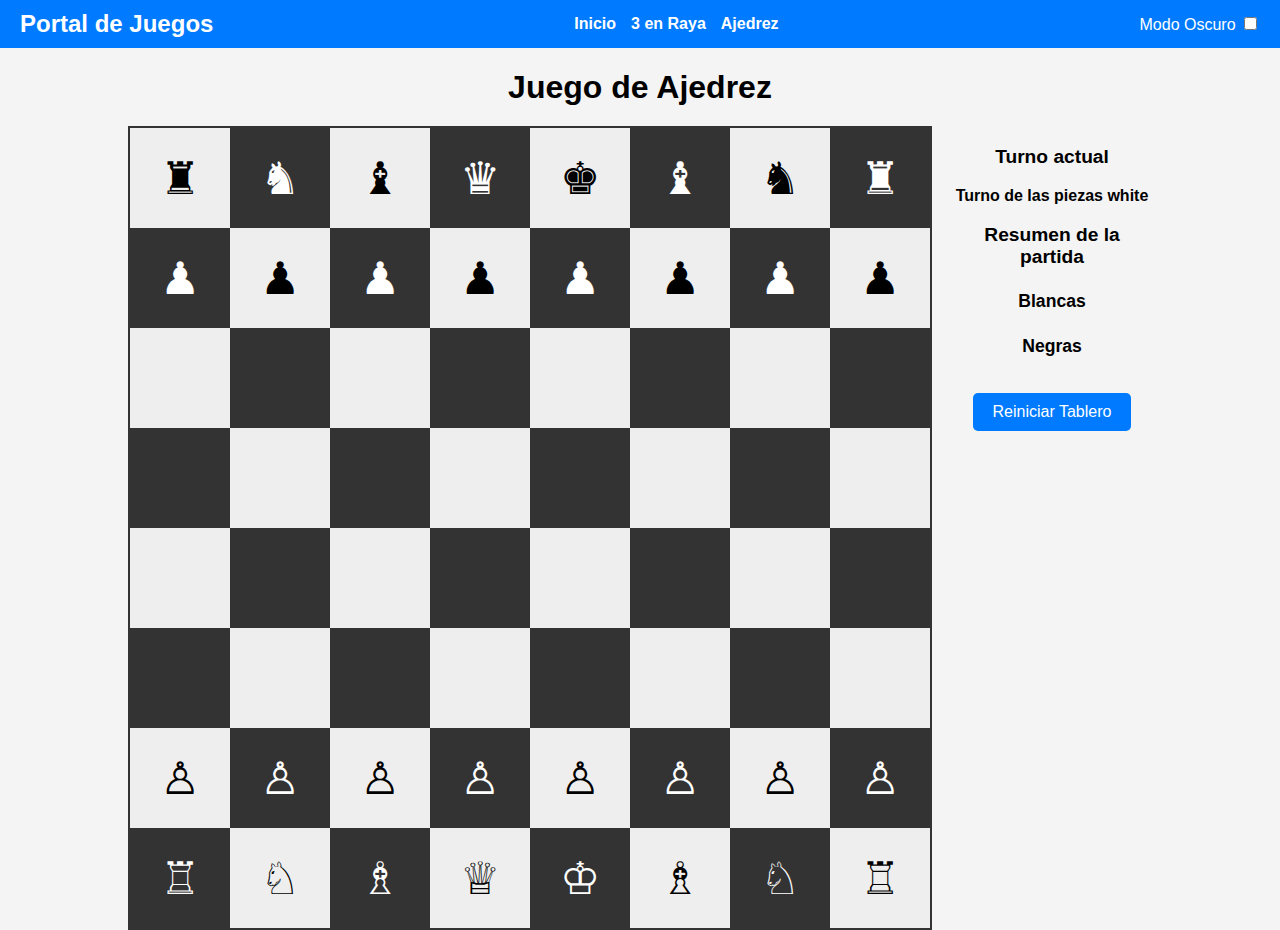
<file: chess.html>
<!DOCTYPE html>
<html lang="en">
<head>
  <meta charset="UTF-8">
  <meta name="viewport" content="width=device-width, initial-scale=1.0">
  <title>Ajedrez</title>
  <link rel="stylesheet" href="style-chess.css">
</head>
<body>
    <header>
        <div class="logo">Portal de Juegos</div>
        <nav class="menu">
          <a href="index.html">Inicio</a>
          <a href="tictactoe.html">3 en Raya</a>
          <a href="chess.html">Ajedrez</a>
        </nav>
        <div class="theme-toggle">
            <label for="themeSwitch">Modo Oscuro</label>
            <input type="checkbox" id="themeSwitch">
        </div>
    </header>
  <h1>Juego de Ajedrez</h1>
  
  <!-- Contenedor del tablero y el resumen -->
  <div class="game-container">
    <!-- Tablero -->
    <div class="board" id="board"></div>

    <!-- Resumen de la partida -->
    <div class="summary" id="summary">
         <!-- Indicador de turno -->
      <h3>Turno actual</h3>
      <div class="message" id="message"></div>
      <h3>Resumen de la partida</h3>
      <div id="captured-by-white">
        <h4>Blancas</h4>
        <ul></ul>
      </div>
      <div id="captured-by-black">
        <h4>Negras</h4>
        <ul></ul>
    </div>
    <!-- Botón de reinicio -->
    <button id="resetButton">Reiniciar Tablero</button>
  </div>
    </div>
  </div>

  <!-- Modal para jaque -->
  <div id="check-modal" class="modal">
    <div class="modal-content">
      <span id="close-modal" class="close">&times;</span>
      <p id="modal-message">¡Jaque al rey!</p>
    </div>
  </div>

 
  <!-- Archivo JavaScript -->
  <script src="chess.js"></script>
</body>
</html>
</file>
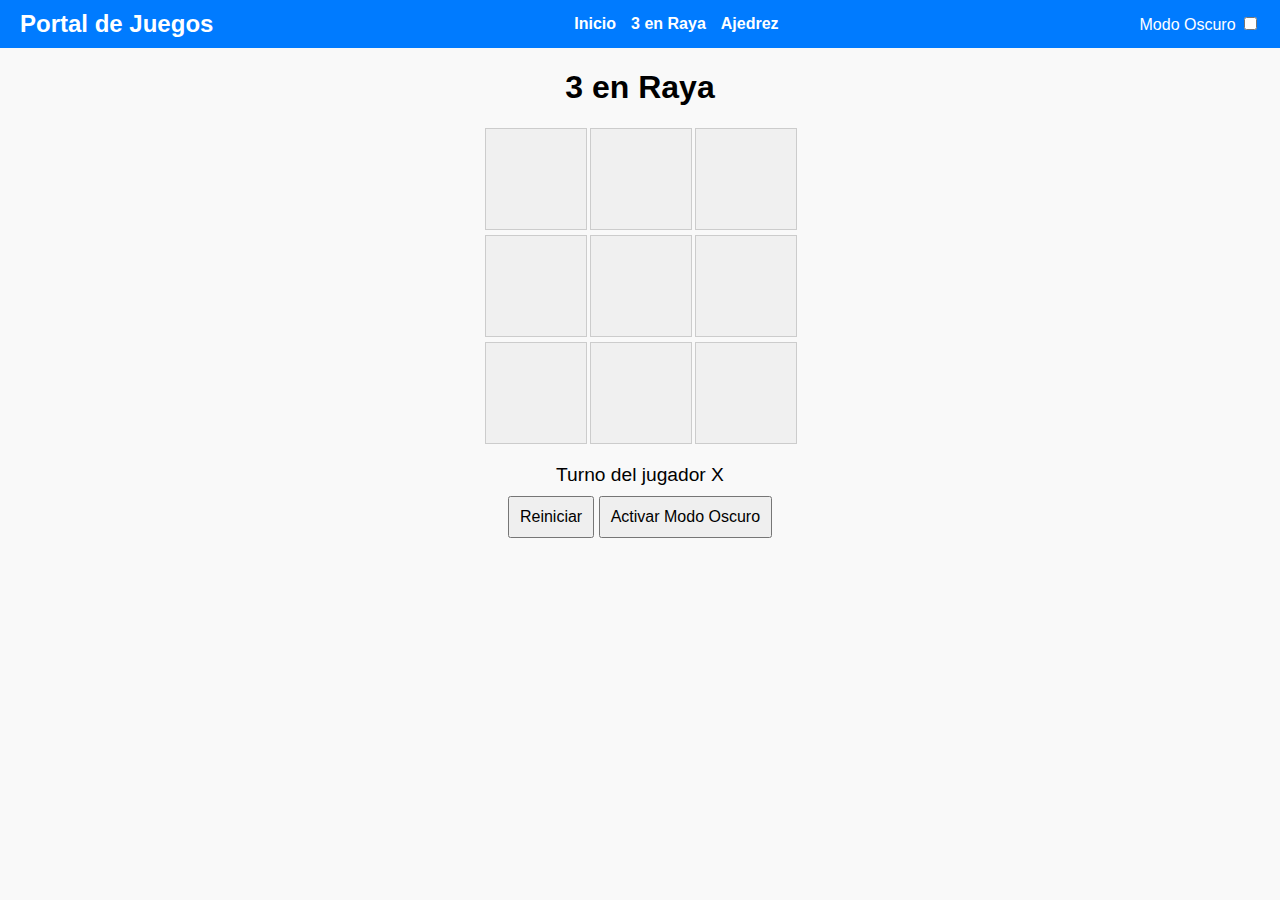
<file: tictactoe.html>
<!DOCTYPE html>
<html lang="en">
<head>
  <meta charset="UTF-8">
  <meta name="viewport" content="width=device-width, initial-scale=1.0">
  <title>3 en Raya</title>
  <style>
    :root {
      --background-color: #f9f9f9;
      --text-color: #000;
      --cell-background: #f0f0f0;
      --cell-border: #ccc;
      --x-color: blue;
      --o-color: red;
    }
  
    body {
      font-family: Arial, sans-serif;
      text-align: center;
      /* display: flex; */
      flex-direction: column;
      /* justify-content: center; */
      /* align-items: center; */
      height: 100vh;
      margin: 0;
      background-color: var(--background-color);
      color: var(--text-color);
    }
  
    .board {
      text-align: center;
      display: grid;
      grid-template-columns: repeat(3, 100px);
      grid-gap: 5px;
      margin: 20px auto;

      justify-content: center; 
      align-items: center;
    }
  
    .cell {
      width: 100px;
      height: 100px;
      background: var(--cell-background);
      display: flex;
      align-items: center;
      justify-content: center;
      font-size: 2em;
      cursor: pointer;
      border: 1px solid var(--cell-border);
    }
  
    .cell.taken {
      cursor: not-allowed;
      color: #555;
    }
  
    .message {
      margin-top: 20px;
      font-size: 1.2em;
    }
  
    button {
      margin-top: 10px;
      padding: 10px 10px;
      font-size: 1em;
      justify-content: center; 
      align-items: center;
    }
  
    .cell.x {
      color: var(--x-color);
      font-weight: bold;
    }
  
    .cell.o {
      color: var(--o-color);
      font-weight: bold;
    }
  
    /* Modo oscuro */
    .dark-mode {
      --background-color: #1a1a1a;
      --text-color: #fff;
      --cell-background: #333;
      --cell-border: #555;
      --x-color: #4d94ff;
      --o-color: #ff4d4d;
    }  


      /* Header */
  header {
    display: flex;
    justify-content: space-between;
    align-items: center;
    background-color: var(--header-background);
    color: var(--header-text);
    padding: 10px 20px;
    background-color: #007BFF;
    color: white;
       
}

.menu {
    display: flex;
    gap: 15px;
}

.menu a {
    color: var(--header-text);
    text-decoration: none;
    font-weight: bold;
}

  /* header {
    background-color: #007BFF;
    color: white;
    padding: 10px 20px;
    position: fixed;
    top: 0;
    width: 100%;
    z-index: 1000;
    display: flex;
    justify-content: space-between;
    align-items: center;
    box-shadow: 0 2px 5px rgba(0, 0, 0, 0.1);
  } */
  
  header .logo {
    font-size: 1.5em;
    font-weight: bold;
  }
  
  nav {
    display: flex;
    flex-wrap: wrap;
    gap: 10px;
    justify-content: center;
  }
  
  nav a {
    text-decoration: none;
    color: white;
    font-size: 1em;
    transition: color 0.3s;
  }
  
  nav a:hover {
    color: #FFD700;
  }

  </style>
</head>
<body>
    <header>
        <div class="logo">Portal de Juegos</div>
        <nav class="menu">
          <a href="index.html">Inicio</a>
          <a href="tictactoe.html">3 en Raya</a>
          <a href="chess.html">Ajedrez</a>
        </nav>
        <div class="theme-toggle">
            <label for="themeSwitch">Modo Oscuro</label>
            <input type="checkbox" id="themeSwitch">
        </div>
    </header>
  <h1>3 en Raya</h1>
  <div class="board" id="board"></div>
  <div class="message" id="message"></div>
  <button onclick="resetGame()">Reiniciar</button>
  <button id="darkModeToggle">Activar Modo Oscuro</button>

  
  <script>
    const boardElement = document.getElementById('board');
    const messageElement = document.getElementById('message');
    let board = Array(9).fill(null);
    let currentPlayer = 'X';
    let gameActive = true;

    function createBoard() {
      boardElement.innerHTML = '';
      board.forEach((cell, index) => {
        const cellElement = document.createElement('div');
        cellElement.classList.add('cell');
        cellElement.dataset.index = index;
        cellElement.innerText = cell || '';
        cellElement.addEventListener('click', handleCellClick);
        boardElement.appendChild(cellElement);
      });
    }

    function handleCellClick(event) {
  const index = event.target.dataset.index;
  if (board[index] || !gameActive) return;

  board[index] = currentPlayer;
  event.target.innerText = currentPlayer;

  // Añade la clase para el color
  event.target.classList.add('taken', currentPlayer.toLowerCase());

  if (checkWin()) {
    messageElement.innerText = `¡Jugador ${currentPlayer} gana!`;
    gameActive = false;
    return;
  }

  if (board.every(cell => cell)) {
    messageElement.innerText = '¡Es un empate!';
    gameActive = false;
    return;
  }

  currentPlayer = currentPlayer === 'X' ? 'O' : 'X';
  messageElement.innerText = `Turno del jugador ${currentPlayer}`;
}


    function checkWin() {
      const winningCombinations = [
        [0, 1, 2],
        [3, 4, 5],
        [6, 7, 8],
        [0, 3, 6],
        [1, 4, 7],
        [2, 5, 8],
        [0, 4, 8],
        [2, 4, 6]
      ];

      return winningCombinations.some(combination => 
        combination.every(index => board[index] === currentPlayer)
      );
    }

    function resetGame() {
      board = Array(9).fill(null);
      currentPlayer = 'X';
      gameActive = true;
      messageElement.innerText = `Turno del jugador ${currentPlayer}`;
      createBoard();
    }

    createBoard();
    messageElement.innerText = `Turno del jugador ${currentPlayer}`;
    const darkModeToggle = document.getElementById('darkModeToggle');
darkModeToggle.addEventListener('click', toggleDarkMode);

function toggleDarkMode() {
  document.body.classList.toggle('dark-mode');
  const isDarkMode = document.body.classList.contains('dark-mode');
  darkModeToggle.innerText = isDarkMode ? 'Desactivar Modo Oscuro' : 'Activar Modo Oscuro';
}

  </script>
</body>
</html>
</file>
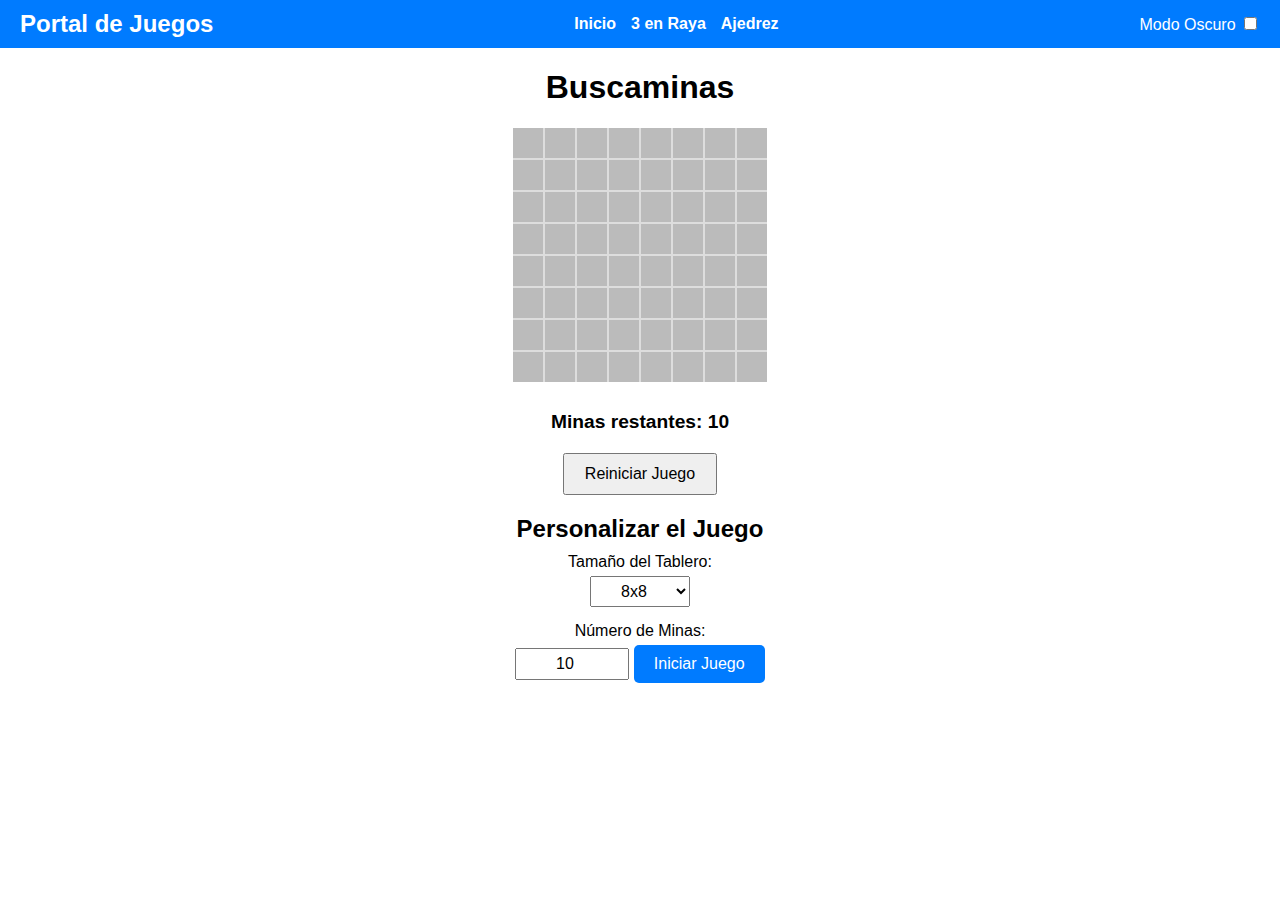
<file: buscaminas/buscaminas.html>
<!DOCTYPE html>
<html lang="en">
<head>
  <meta charset="UTF-8">
  <meta name="viewport" content="width=device-width, initial-scale=1.0">
  <title>Buscaminas</title>
  <link rel="stylesheet" href="style-buscaminas.css">
</head>
<body>
    <header>
        <div class="logo">Portal de Juegos</div>
        <nav class="menu">
          <a href="../index.html">Inicio</a>
          <a href="../tictactoe/tictactoe.html">3 en Raya</a>
          <a href="../chess/chess.html">Ajedrez</a>
        </nav>
        <div class="theme-toggle">
            <label for="themeSwitch">Modo Oscuro</label>
            <input type="checkbox" id="themeSwitch">
        </div>
    </header>
  <h1>Buscaminas</h1>
  <div class="game-container">
    <div id="board"></div>
    <div class="info-panel">
      <p id="mines-counter">Minas restantes: 10</p>
      <button id="resetButton">Reiniciar Juego</button>
    </div>
  </div>
  
  <div class="customization-panel">
    <h2>Personalizar el Juego</h2>
    <form id="customization-form">
      <label for="board-size">Tamaño del Tablero:</label>
      <select id="board-size">
        <option value="8">8x8</option>
        <option value="10">10x10</option>
        <option value="12">12x12</option>
      </select>
      <label for="mine-count">Número de Minas:</label>
      <input id="mine-count" type="number" min="1" max="50" value="10">
      <button type="submit">Iniciar Juego</button>
    </form>
  </div>
  
  <p id="statusMessage"></p>
  <script src="buscaminas.js"></script>
</body>
</html>
</file>
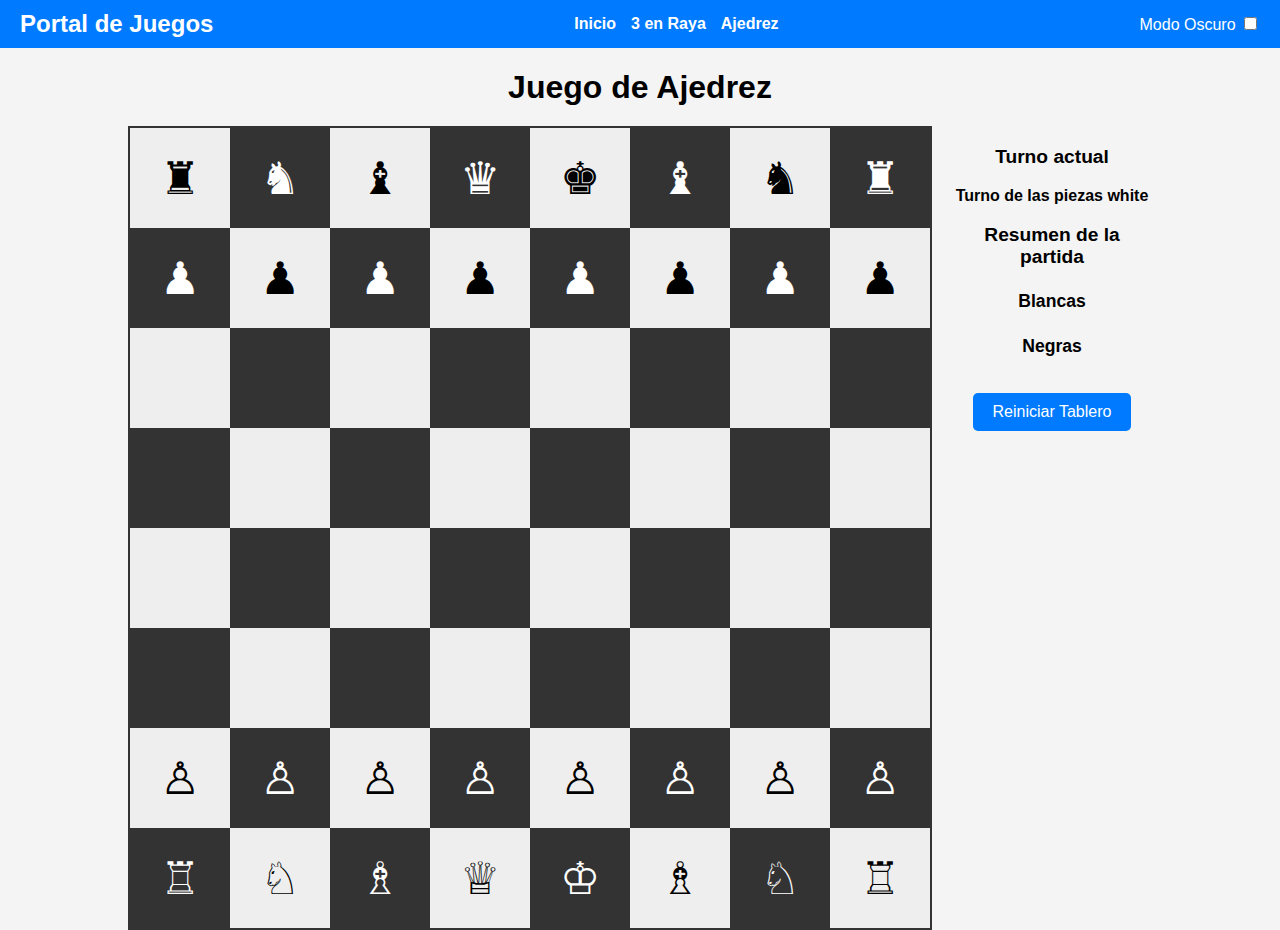
<file: chess/chess.html>
<!DOCTYPE html>
<html lang="en">
<head>
  <meta charset="UTF-8">
  <meta name="viewport" content="width=device-width, initial-scale=1.0">
  <title>Ajedrez</title>
  <link rel="stylesheet" href="style-chess.css">
</head>
<body>
    <header>
        <div class="logo">Portal de Juegos</div>
        <nav class="menu">
          <a href="../index.html">Inicio</a>
          <a href="../tictactoe/tictactoe.html">3 en Raya</a>
          <a href="chess.html">Ajedrez</a>
        </nav>
        <div class="theme-toggle">
            <label for="themeSwitch">Modo Oscuro</label>
            <input type="checkbox" id="themeSwitch">
        </div>
    </header>
  <h1>Juego de Ajedrez</h1>
  
  <!-- Contenedor del tablero y el resumen -->
  <div class="game-container">
    <!-- Tablero -->
    <div class="board" id="board"></div>

    <!-- Resumen de la partida -->
    <div class="summary" id="summary">
         <!-- Indicador de turno -->
      <h3>Turno actual</h3>
      <div class="message" id="message"></div>
      <h3>Resumen de la partida</h3>
      <div id="captured-by-white">
        <h4>Blancas</h4>
        <ul></ul>
      </div>
      <div id="captured-by-black">
        <h4>Negras</h4>
        <ul></ul>
    </div>
    <!-- Botón de reinicio -->
    <button id="resetButton">Reiniciar Tablero</button>
  </div>
    </div>
  </div>

  <!-- Modal para jaque -->
  <div id="check-modal" class="modal">
    <div class="modal-content">
      <span id="close-modal" class="close">&times;</span>
      <p id="modal-message">¡Jaque al rey!</p>
    </div>
  </div>

 
  <!-- Archivo JavaScript -->
  <script src="chess.js"></script>
</body>
</html>
</file>
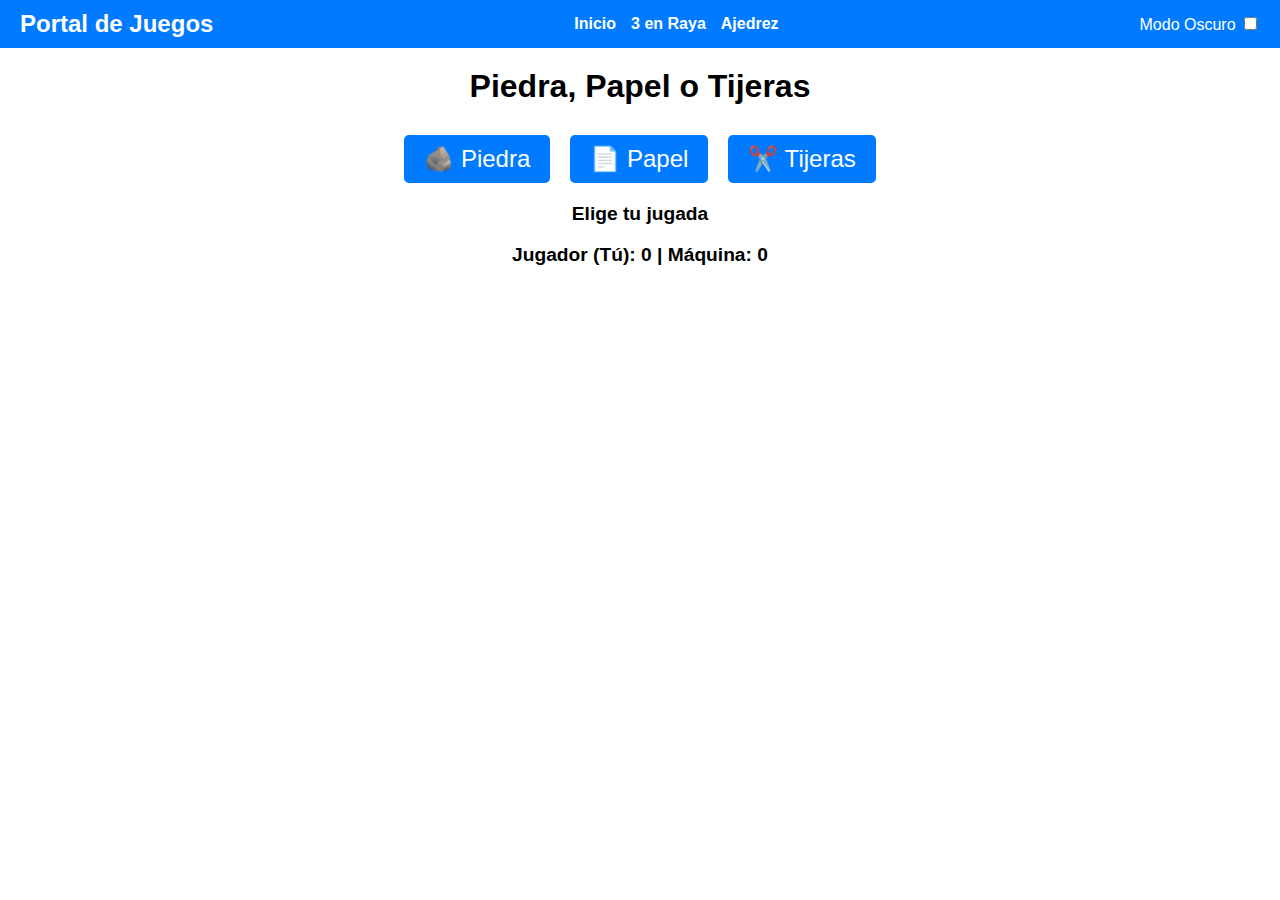
<file: rock-paper-scissors/rock-paper-scissors.html>
<!DOCTYPE html>
<html lang="en">
<head>
  <meta charset="UTF-8">
  <meta name="viewport" content="width=device-width, initial-scale=1.0">
  <title>Piedra, Papel o Tijeras</title>
  <link rel="stylesheet" href="style-rock-paper-scissors.css">
</head>
<body>
    <header>
        <div class="logo">Portal de Juegos</div>
        <nav class="menu">
          <a href="../index.html">Inicio</a>
          <a href="../tictactoe/tictactoe.html">3 en Raya</a>
          <a href="../chess/chess.html">Ajedrez</a>
        </nav>
        <div class="theme-toggle">
            <label for="themeSwitch">Modo Oscuro</label>
            <input type="checkbox" id="themeSwitch">
        </div>
    </header>
  <h1>Piedra, Papel o Tijeras</h1>
  <div class="game-container">
    <div class="choices">
      <button class="choice" data-choice="rock">🪨 Piedra</button>
      <button class="choice" data-choice="paper">📄 Papel</button>
      <button class="choice" data-choice="scissors">✂️ Tijeras</button>
    </div>
    <div class="result">
      <p id="game-result">Elige tu jugada</p>
      <p id="score">Jugador (Tú): 0 | Máquina: 0</p>
    </div>
  </div>
  <script src="rps.js"></script>
</body>
</html>
</file>
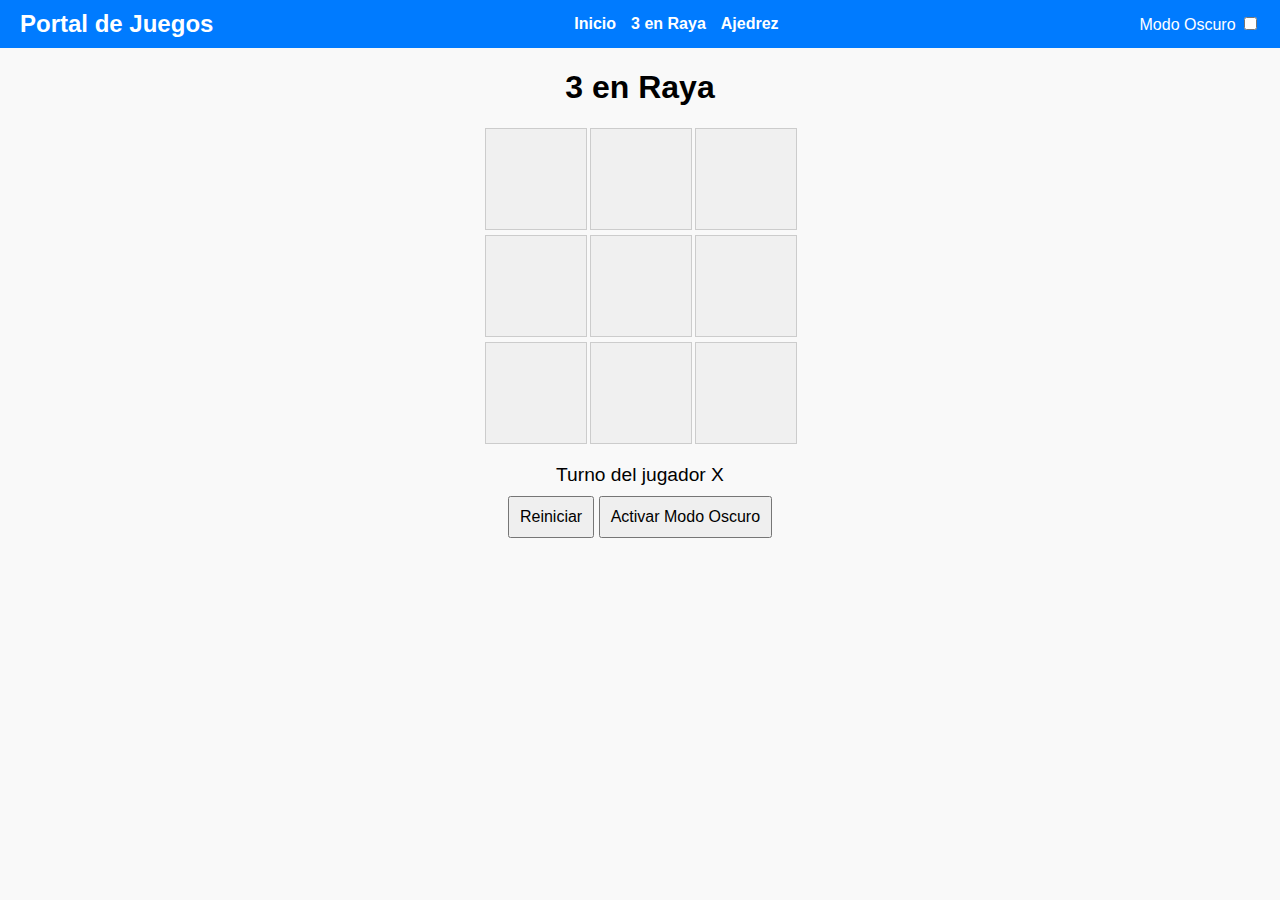
<file: tictactoe/tictactoe.html>
<!DOCTYPE html>
<html lang="en">
<head>
  <meta charset="UTF-8">
  <meta name="viewport" content="width=device-width, initial-scale=1.0">
  <title>3 en Raya</title>
  <style>
    :root {
      --background-color: #f9f9f9;
      --text-color: #000;
      --cell-background: #f0f0f0;
      --cell-border: #ccc;
      --x-color: blue;
      --o-color: red;
    }
  
    body {
      font-family: Arial, sans-serif;
      text-align: center;
      /* display: flex; */
      flex-direction: column;
      /* justify-content: center; */
      /* align-items: center; */
      height: 100vh;
      margin: 0;
      background-color: var(--background-color);
      color: var(--text-color);
    }
  
    .board {
      text-align: center;
      display: grid;
      grid-template-columns: repeat(3, 100px);
      grid-gap: 5px;
      margin: 20px auto;

      justify-content: center; 
      align-items: center;
    }
  
    .cell {
      width: 100px;
      height: 100px;
      background: var(--cell-background);
      display: flex;
      align-items: center;
      justify-content: center;
      font-size: 2em;
      cursor: pointer;
      border: 1px solid var(--cell-border);
    }
  
    .cell.taken {
      cursor: not-allowed;
      color: #555;
    }
  
    .message {
      margin-top: 20px;
      font-size: 1.2em;
    }
  
    button {
      margin-top: 10px;
      padding: 10px 10px;
      font-size: 1em;
      justify-content: center; 
      align-items: center;
    }
  
    .cell.x {
      color: var(--x-color);
      font-weight: bold;
    }
  
    .cell.o {
      color: var(--o-color);
      font-weight: bold;
    }
  
    /* Modo oscuro */
    .dark-mode {
      --background-color: #1a1a1a;
      --text-color: #fff;
      --cell-background: #333;
      --cell-border: #555;
      --x-color: #4d94ff;
      --o-color: #ff4d4d;
    }  


      /* Header */
  header {
    display: flex;
    justify-content: space-between;
    align-items: center;
    background-color: var(--header-background);
    color: var(--header-text);
    padding: 10px 20px;
    background-color: #007BFF;
    color: white;
       
}

.menu {
    display: flex;
    gap: 15px;
}

.menu a {
    color: var(--header-text);
    text-decoration: none;
    font-weight: bold;
}

  /* header {
    background-color: #007BFF;
    color: white;
    padding: 10px 20px;
    position: fixed;
    top: 0;
    width: 100%;
    z-index: 1000;
    display: flex;
    justify-content: space-between;
    align-items: center;
    box-shadow: 0 2px 5px rgba(0, 0, 0, 0.1);
  } */
  
  header .logo {
    font-size: 1.5em;
    font-weight: bold;
  }
  
  nav {
    display: flex;
    flex-wrap: wrap;
    gap: 10px;
    justify-content: center;
  }
  
  nav a {
    text-decoration: none;
    color: white;
    font-size: 1em;
    transition: color 0.3s;
  }
  
  nav a:hover {
    color: #FFD700;
  }

  </style>
</head>
<body>
    <header>
        <div class="logo">Portal de Juegos</div>
        <nav class="menu">
          <a href="../index.html">Inicio</a>
          <a href="tictactoe.html">3 en Raya</a>
          <a href="../chess/chess.html">Ajedrez</a>
        </nav>
        <div class="theme-toggle">
            <label for="themeSwitch">Modo Oscuro</label>
            <input type="checkbox" id="themeSwitch">
        </div>
    </header>
  <h1>3 en Raya</h1>
  <div class="board" id="board"></div>
  <div class="message" id="message"></div>
  <button onclick="resetGame()">Reiniciar</button>
  <button id="darkModeToggle">Activar Modo Oscuro</button>

  
  <script>
    const boardElement = document.getElementById('board');
    const messageElement = document.getElementById('message');
    let board = Array(9).fill(null);
    let currentPlayer = 'X';
    let gameActive = true;

    function createBoard() {
      boardElement.innerHTML = '';
      board.forEach((cell, index) => {
        const cellElement = document.createElement('div');
        cellElement.classList.add('cell');
        cellElement.dataset.index = index;
        cellElement.innerText = cell || '';
        cellElement.addEventListener('click', handleCellClick);
        boardElement.appendChild(cellElement);
      });
    }

    function handleCellClick(event) {
  const index = event.target.dataset.index;
  if (board[index] || !gameActive) return;

  board[index] = currentPlayer;
  event.target.innerText = currentPlayer;

  // Añade la clase para el color
  event.target.classList.add('taken', currentPlayer.toLowerCase());

  if (checkWin()) {
    messageElement.innerText = `¡Jugador ${currentPlayer} gana!`;
    gameActive = false;
    return;
  }

  if (board.every(cell => cell)) {
    messageElement.innerText = '¡Es un empate!';
    gameActive = false;
    return;
  }

  currentPlayer = currentPlayer === 'X' ? 'O' : 'X';
  messageElement.innerText = `Turno del jugador ${currentPlayer}`;
}


    function checkWin() {
      const winningCombinations = [
        [0, 1, 2],
        [3, 4, 5],
        [6, 7, 8],
        [0, 3, 6],
        [1, 4, 7],
        [2, 5, 8],
        [0, 4, 8],
        [2, 4, 6]
      ];

      return winningCombinations.some(combination => 
        combination.every(index => board[index] === currentPlayer)
      );
    }

    function resetGame() {
      board = Array(9).fill(null);
      currentPlayer = 'X';
      gameActive = true;
      messageElement.innerText = `Turno del jugador ${currentPlayer}`;
      createBoard();
    }

    createBoard();
    messageElement.innerText = `Turno del jugador ${currentPlayer}`;
    const darkModeToggle = document.getElementById('darkModeToggle');
darkModeToggle.addEventListener('click', toggleDarkMode);

function toggleDarkMode() {
  document.body.classList.toggle('dark-mode');
  const isDarkMode = document.body.classList.contains('dark-mode');
  darkModeToggle.innerText = isDarkMode ? 'Desactivar Modo Oscuro' : 'Activar Modo Oscuro';
}

  </script>
</body>
</html>
</file>
<file: style-chess.css>
body {
    font-family: Arial, sans-serif;
    display: flex;
    flex-direction: column;
    /* align-items: center;
    justify-content: center; */
    text-align: center;
    margin: 0;
    height: 100vh;
    background-color: #f4f4f4;
  }
  h1 {
    margin-bottom: 20px;
  }
  .board {
    display: grid;
    grid-template-columns: repeat(8, 100px);
    grid-template-rows: repeat(8, 100px);
    border: 2px solid #333;
  }
  .cell {
    width: 100px;
    height: 100px;
    display: flex;
    align-items: center;
    justify-content: center;
    font-size: 1.5em;
    cursor: pointer;

  }
  .cell.selected {
outline: 2px solid yellow;
}

  .cell.white {
    background-color: #eee;
  }
  .cell.black {
    background-color: #333;
    color: white;
  }
  .piece {
  cursor: grab;
  font-size: 5vh; /* Tamaño relativo a la altura de la ventana */
  }
  
  .cell.king-check {
    animation: pulse 1s infinite;
    border: 3px solid red;
  }
  
  @keyframes pulse {
    0% {
      border-width: 3px;
    }
    50% {
      border-width: 6px;
    }
    100% {
      border-width: 3px;
    }
  }
  
  #resetButton {
margin: 20px;
padding: 10px 20px;
font-size: 1em;
cursor: pointer;
background-color: #007BFF;
color: white;
border: none;
border-radius: 5px;
transition: background-color 0.3s;
}

#resetButton:hover {
background-color: #0056b3;
}
.cell.valid-move {
outline: 2px solid green;
background-color: rgba(0, 128, 0, 0.2); /* Fondo verdoso translúcido */
}
#turn-indicator {
display: block; /* Asegura que sea visible */
visibility: visible;
font-size: 1.2em;
font-weight: bold;
color: black; /* Cambia según el diseño */
}

/* Modal */
.modal {
    display: none; /* Oculto por defecto */
    position: fixed;
    z-index: 1000;
    left: 0;
    top: 0;
    width: 100%;
    height: 100%;
    background-color: rgba(0, 0, 0, 0.5); /* Fondo oscuro translúcido */
  }
  
  /* Contenido del Modal */
  .modal-content {
    background-color: white;
    margin: 15% auto;
    padding: 20px;
    border-radius: 8px;
    width: 50%;
    text-align: center;
    box-shadow: 0 5px 15px rgba(0, 0, 0, 0.3);
  }
  
  /* Botón de Cerrar */
  .close {
    color: black;
    float: right;
    font-size: 1.5em;
    font-weight: bold;
    cursor: pointer;
  }
  
  .close:hover,
  .close:focus {
    color: red;
  }
  


  .game-container {
    display: flex;
    justify-content: center;
    align-items: flex-start;
    gap: 20px;
  }
  
  .summary {
    width: 200px;
    font-family: Arial, sans-serif;
  }
  
  .summary h3 {
    text-align: center;
    font-size: 1.2em;
  }
  
  .summary h4 {
    font-size: 1.1em;
    margin-bottom: 5px;
  }
  
  .summary ul {
    list-style-type: none;
    padding: 0;
  }
  
  .summary ul li {
    margin: 5px 0;
    font-size: 1em;
  }
        /* Header */
        header {
            display: flex;
            justify-content: space-between;
            align-items: center;
            background-color: var(--header-background);
            color: var(--header-text);
            padding: 10px 20px;
            background-color: #007BFF;
            color: white;
               
        }
        
        .menu {
            display: flex;
            gap: 15px;
        }
        
        .menu a {
            color: var(--header-text);
            text-decoration: none;
            font-weight: bold;
        }
        
          /* header {
            background-color: #007BFF;
            color: white;
            padding: 10px 20px;
            position: fixed;
            top: 0;
            width: 100%;
            z-index: 1000;
            display: flex;
            justify-content: space-between;
            align-items: center;
            box-shadow: 0 2px 5px rgba(0, 0, 0, 0.1);
          } */
          
          header .logo {
            font-size: 1.5em;
            font-weight: bold;
          }
          
          nav {
            display: flex;
            flex-wrap: wrap;
            gap: 10px;
            justify-content: center;
          }
          
          nav a {
            text-decoration: none;
            color: white;
            font-size: 1em;
            transition: color 0.3s;
          }
          
          nav a:hover {
            color: #FFD700;
          }
        
.message{
    font-weight: bold;
}
</file>
<file: buscaminas/style-buscaminas.css>
body {
    font-family: Arial, sans-serif;
    text-align: center;
    margin: 0;
    padding: 0;
  }
  
  .game-container {
    display: flex;
    flex-direction: column;
    align-items: center;
    margin-top: 20px;
  }
  
  #board {
    display: grid;
    gap: 2px;
    background-color: #ddd;
  }
  
  .cell {
    width: 30px;
    height: 30px;
    background-color: #bbb;
    display: flex;
    justify-content: center;
    align-items: center;
    font-size: 1em;
    cursor: pointer;
    user-select: none;
  }
  
  .cell.revealed {
    background-color: #eee;
    cursor: default;
  }
  
  .cell.mine {
    background-color: red;
    color: white;
  }
  
  #resetButton {
    margin-top: 10px;
    padding: 10px 20px;
    font-size: 1em;
    cursor: pointer;
  }
  
    /* Header */
    header {
        display: flex;
        justify-content: space-between;
        align-items: center;
        background-color: var(--header-background);
        color: var(--header-text);
        padding: 10px 20px;
        background-color: #007BFF;
        color: white;
           
    }
    
    .menu {
        display: flex;
        gap: 15px;
    }
    
    .menu a {
        color: var(--header-text);
        text-decoration: none;
        font-weight: bold;
    }
    
      /* header {
        background-color: #007BFF;
        color: white;
        padding: 10px 20px;
        position: fixed;
        top: 0;
        width: 100%;
        z-index: 1000;
        display: flex;
        justify-content: space-between;
        align-items: center;
        box-shadow: 0 2px 5px rgba(0, 0, 0, 0.1);
      } */
      
      header .logo {
        font-size: 1.5em;
        font-weight: bold;
      }
      
      nav {
        display: flex;
        flex-wrap: wrap;
        gap: 10px;
        justify-content: center;
      }
      
      nav a {
        text-decoration: none;
        color: white;
        font-size: 1em;
        transition: color 0.3s;
      }
      
      nav a:hover {
        color: #FFD700;
      }
      .cell.flagged {
        background-color: #ffa;
        color: red;
        font-size: 1.2em;
        font-weight: bold;
      }
      .info-panel {
        display: flex;
        flex-direction: column;
        align-items: center;
        margin-top: 10px;
        font-family: Arial, sans-serif;
      }
      
      #mines-counter {
        font-size: 1.2em;
        font-weight: bold;
        margin-bottom: 10px;
      }
      
      .customization-panel {
        margin-top: 20px;
        text-align: center;
        font-family: Arial, sans-serif;
      }
      
      .customization-panel h2 {
        margin-bottom: 10px;
      }
      
      .customization-panel label {
        display: block;
        margin: 5px 0;
        font-size: 1em;
      }
      
      .customization-panel select,
      .customization-panel input {
        padding: 5px;
        font-size: 1em;
        margin-bottom: 10px;
        width: 100px;
        text-align: center;
      }
      
      .customization-panel button {
        padding: 10px 20px;
        font-size: 1em;
        cursor: pointer;
        background-color: #007bff;
        color: white;
        border: none;
        border-radius: 5px;
        transition: background-color 0.3s ease;
      }
      
      .customization-panel button:hover {
        background-color: #0056b3;
      }
</file>
<file: chess/style-chess.css>
body {
    font-family: Arial, sans-serif;
    display: flex;
    flex-direction: column;
    /* align-items: center;
    justify-content: center; */
    text-align: center;
    margin: 0;
    height: 100vh;
    background-color: #f4f4f4;
  }
  h1 {
    margin-bottom: 20px;
  }
  .board {
    display: grid;
    grid-template-columns: repeat(8, 100px);
    grid-template-rows: repeat(8, 100px);
    border: 2px solid #333;
  }
  .cell {
    width: 100px;
    height: 100px;
    display: flex;
    align-items: center;
    justify-content: center;
    font-size: 1.5em;
    cursor: pointer;

  }
  .cell.selected {
outline: 2px solid yellow;
}

  .cell.white {
    background-color: #eee;
  }
  .cell.black {
    background-color: #333;
    color: white;
  }
  .piece {
  cursor: grab;
  font-size: 5vh; /* Tamaño relativo a la altura de la ventana */
  }
  
  .cell.king-check {
    animation: pulse 1s infinite;
    border: 3px solid red;
  }
  
  @keyframes pulse {
    0% {
      border-width: 3px;
    }
    50% {
      border-width: 6px;
    }
    100% {
      border-width: 3px;
    }
  }
  
  #resetButton {
margin: 20px;
padding: 10px 20px;
font-size: 1em;
cursor: pointer;
background-color: #007BFF;
color: white;
border: none;
border-radius: 5px;
transition: background-color 0.3s;
}

#resetButton:hover {
background-color: #0056b3;
}
.cell.valid-move {
outline: 2px solid green;
background-color: rgba(0, 128, 0, 0.2); /* Fondo verdoso translúcido */
}
#turn-indicator {
display: block; /* Asegura que sea visible */
visibility: visible;
font-size: 1.2em;
font-weight: bold;
color: black; /* Cambia según el diseño */
}

/* Modal */
.modal {
    display: none; /* Oculto por defecto */
    position: fixed;
    z-index: 1000;
    left: 0;
    top: 0;
    width: 100%;
    height: 100%;
    background-color: rgba(0, 0, 0, 0.5); /* Fondo oscuro translúcido */
  }
  
  /* Contenido del Modal */
  .modal-content {
    background-color: white;
    margin: 15% auto;
    padding: 20px;
    border-radius: 8px;
    width: 50%;
    text-align: center;
    box-shadow: 0 5px 15px rgba(0, 0, 0, 0.3);
  }
  
  /* Botón de Cerrar */
  .close {
    color: black;
    float: right;
    font-size: 1.5em;
    font-weight: bold;
    cursor: pointer;
  }
  
  .close:hover,
  .close:focus {
    color: red;
  }
  


  .game-container {
    display: flex;
    justify-content: center;
    align-items: flex-start;
    gap: 20px;
  }
  
  .summary {
    width: 200px;
    font-family: Arial, sans-serif;
  }
  
  .summary h3 {
    text-align: center;
    font-size: 1.2em;
  }
  
  .summary h4 {
    font-size: 1.1em;
    margin-bottom: 5px;
  }
  
  .summary ul {
    list-style-type: none;
    padding: 0;
  }
  
  .summary ul li {
    margin: 5px 0;
    font-size: 1em;
  }
        /* Header */
        header {
            display: flex;
            justify-content: space-between;
            align-items: center;
            background-color: var(--header-background);
            color: var(--header-text);
            padding: 10px 20px;
            background-color: #007BFF;
            color: white;
               
        }
        
        .menu {
            display: flex;
            gap: 15px;
        }
        
        .menu a {
            color: var(--header-text);
            text-decoration: none;
            font-weight: bold;
        }
        
          /* header {
            background-color: #007BFF;
            color: white;
            padding: 10px 20px;
            position: fixed;
            top: 0;
            width: 100%;
            z-index: 1000;
            display: flex;
            justify-content: space-between;
            align-items: center;
            box-shadow: 0 2px 5px rgba(0, 0, 0, 0.1);
          } */
          
          header .logo {
            font-size: 1.5em;
            font-weight: bold;
          }
          
          nav {
            display: flex;
            flex-wrap: wrap;
            gap: 10px;
            justify-content: center;
          }
          
          nav a {
            text-decoration: none;
            color: white;
            font-size: 1em;
            transition: color 0.3s;
          }
          
          nav a:hover {
            color: #FFD700;
          }
        
.message{
    font-weight: bold;
}
</file>
<file: rock-paper-scissors/style-rock-paper-scissors.css>
body {
    font-family: Arial, sans-serif;
    text-align: center;
    margin: 0;
    padding: 0;
  }
  
  h1 {
    margin-top: 20px;
  }
  
  .game-container {
    margin-top: 30px;
  }
  
  .choices {
    display: flex;
    justify-content: center;
    gap: 20px;
    margin-bottom: 20px;
  }
  
  .choice {
    padding: 10px 20px;
    font-size: 1.5em;
    cursor: pointer;
    background-color: #007bff;
    color: white;
    border: none;
    border-radius: 5px;
    transition: background-color 0.3s ease;
  }
  
  .choice:hover {
    background-color: #0056b3;
  }
  
  .result {
    font-size: 1.2em;
    font-weight: bold;
  }
  
    /* Header */
    header {
        display: flex;
        justify-content: space-between;
        align-items: center;
        background-color: var(--header-background);
        color: var(--header-text);
        padding: 10px 20px;
        background-color: #007BFF;
        color: white;
           
    }
    
    .menu {
        display: flex;
        gap: 15px;
    }
    
    .menu a {
        color: var(--header-text);
        text-decoration: none;
        font-weight: bold;
    }
    
      /* header {
        background-color: #007BFF;
        color: white;
        padding: 10px 20px;
        position: fixed;
        top: 0;
        width: 100%;
        z-index: 1000;
        display: flex;
        justify-content: space-between;
        align-items: center;
        box-shadow: 0 2px 5px rgba(0, 0, 0, 0.1);
      } */
      
      header .logo {
        font-size: 1.5em;
        font-weight: bold;
      }
      
      nav {
        display: flex;
        flex-wrap: wrap;
        gap: 10px;
        justify-content: center;
      }
      
      nav a {
        text-decoration: none;
        color: white;
        font-size: 1em;
        transition: color 0.3s;
      }
      
      nav a:hover {
        color: #FFD700;
      }
</file>
